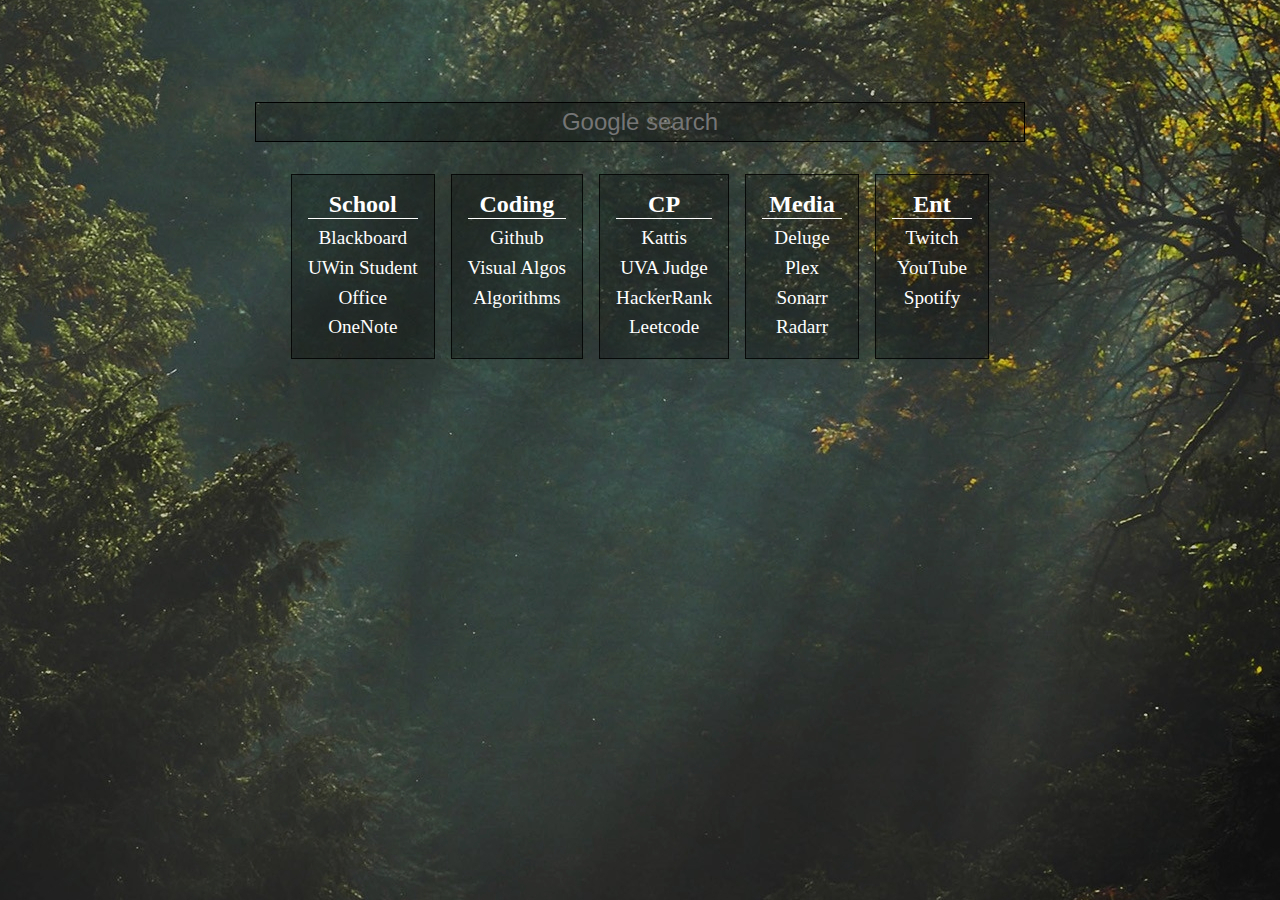
<file: index.html>
<!DOCTYPE html>
<html>
<head>
    <meta charset="utf-8">
    <meta http-equiv="Content-Security-Policy" content="upgrade-insecure-requests">
    <link rel="stylesheet" type="text/css" href="start.css">
    <title>Home</title>
</head>
<body>
    <iframe src="http://free.timeanddate.com/clock/i7edbmi3/n1206/fs32/fcfff/tct/pct/ftb/tt0/tb4" frameborder="0" width="494" height="76" allowTransparency="true"></iframe>
    <br/>
    
    <form action="http://www.google.com/search" method="get">
        <input type="text" name="q" id="search_box" placeholder="Google search"/>
        <input type="submit"  name="search" />
    </form>

    <div class="flex-container flex-gap">
        <div class="flex-item">
            <h2>School</h2>
            <ul>
                <a href="https://blackboard.uwindsor.ca/"><li>Blackboard</li></a>
                <a href="https://student.uwindsor.ca/"><li>UWin Student</li></a>
                <a href="https://www.office.com/"><li>Office</li></a>
                <a href="https://www.onenote.com/hrd"><li>OneNote</li></a>
            </ul>
        </div>
        <div class="flex-item">
            <h2>Coding</h2>
            <ul>
                <a href="https://github.com/"><li>Github</li></a>
                <a href="https://visualgo.net/en"><li>Visual Algos</li></a>
                <a href="https://cp-algorithms.com/"><li>Algorithms</li></a>
            </ul>
        </div>

        <div class="flex-item">
            <h2>CP</h2>
            <ul>
                <a href="https://open.kattis.com/"><li>Kattis</li></a>
                <a href="https://onlinejudge.org/"><li>UVA Judge</li></a>
                <a href="https://www.hackerrank.com/"><li>HackerRank</li></a>
                <a href="https://leetcode.com/"><li>Leetcode</li></a>
            </ul>
        </div>

            <div class="flex-item">
                <h2>Media</h2>
                <ul>
                    <a href="http://192.168.1.16:8112/"><li>Deluge</li></a>
                    <a href="http://192.168.1.16:32400/web/index.html"><li>Plex</li></a>
                    <a href="http://192.168.1.16:8989/"><li>Sonarr</li></a>
                    <a href="http://192.168.1.16:7878/"><li>Radarr</li></a>
                </ul>
            </div>

            <div class="flex-item">
                <h2>Ent</h2>
                <ul>
                    <a href="https://www.twitch.tv/"><li>Twitch</li></a>
                    <a href="https://www.youtube.com/"><li>YouTube</li></a>
                    <a href="https://www.spotify.com/"><li>Spotify</li></a>
                </ul>
            </div>
    </div>
</body>
</html>
</file>
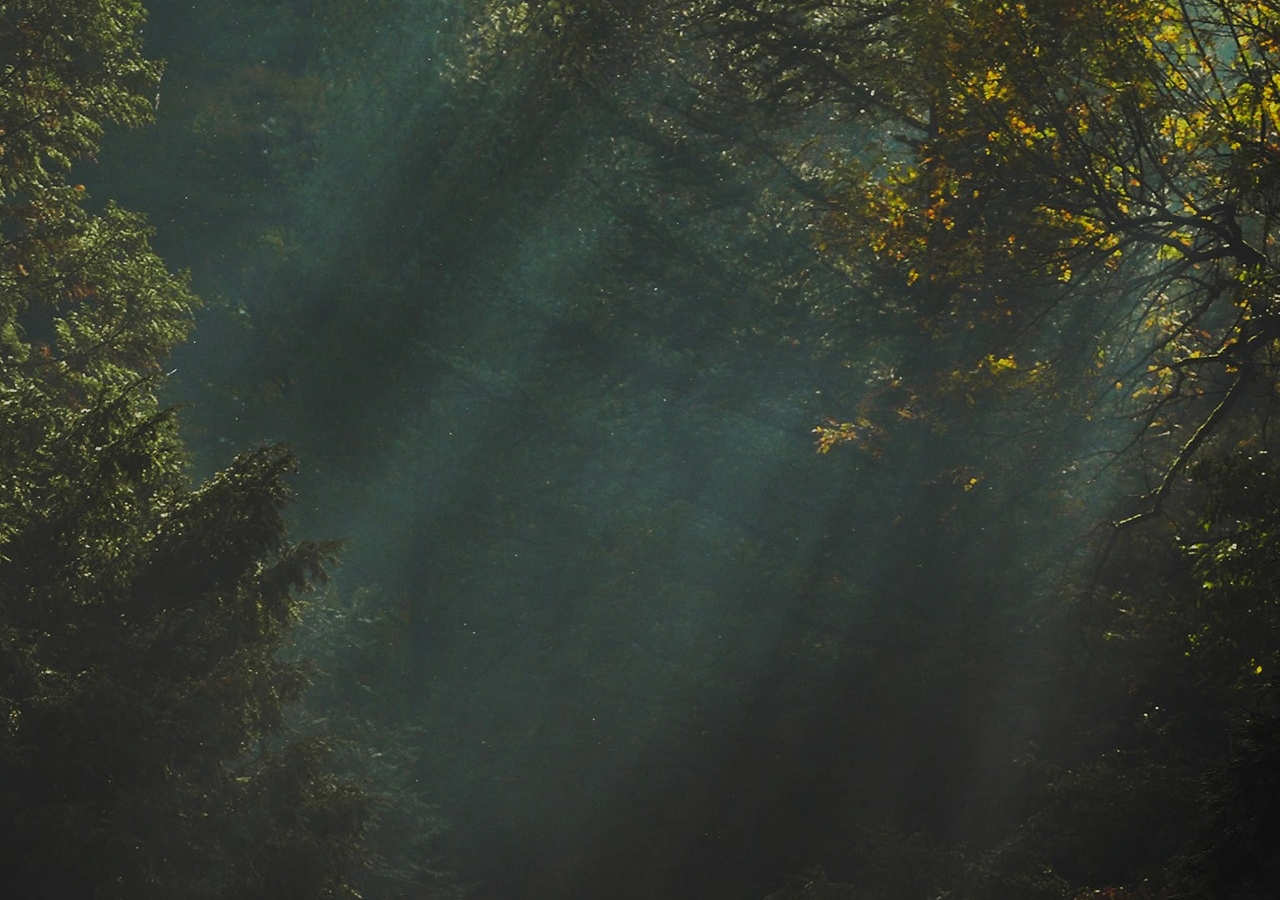
<file: index2.html>
<!DOCTYPE html>
<html>
<head>
    <meta charset="utf-8">
    <meta http-equiv="Content-Security-Policy" content="upgrade-insecure-requests">
    <link rel="stylesheet" type="text/css" href="start.css">
    <title>Home</title>
</head>
<body>

</body>
</html>
</file>
<file: start.css>
body{
    background-image: url("https://lynren.github.io/newtab-page/trees.jpg");
    background-attachment: fixed;
    background-position: center;
    background-repeat: no-repeat;
}

#wrapper{
}

.flex-container{
    display: flex;
    flex-direction: row;
    flex-wrap: wrap;
    justify-content: center;
    align-content: center;
    align-items: stretch;
    margin: 2em;
}

.flex-item{
    border: 1px solid rgba(0, 0, 0, 0.8);
    background-color: rgba(0, 0, 0, 0.25);
    padding: 1em 1em 0 1em;
    min-width: 5em;
    color: white;
}

.flex-gap{
    flex-wrap: wrap;
    gap: 1em;
}

.flex-container a{
    color: white;
    text-decoration: none;
    font-size: 1.2em;
}

a:hover{
    color: rgb(226, 196, 64);
}

.flex-item p{
    margin: 0;
    text-align: center;
}

iframe{
    margin: auto auto;
    display: block;
}

.flex-item ul{
    margin-top: 0.3em;
}
.flex-item li{
    padding-top: 0.2em;
    padding-bottom: 0.2em;
}
.flex-item ul, .flex-item li{ 
    list-style-type: none;
    padding-left: 0;
    text-align: center;
}

.flex-item h2{
    margin-top: 0;
    margin-bottom: 0;
    border-bottom: 1px solid white;
    text-align: center;
}

form{
    display: block;
    text-align: center;
}

input[type="submit"]{
    position: absolute;
    top: -1000px;
}

input[type="text"]{
    background-color: rgba(0, 0, 0, 0.25);
    color: white;
    border: 1px solid black;
    padding: 0.2em;
    text-align: center;
    width: 60%;
    font-size: 1.5em;
}
</file>
